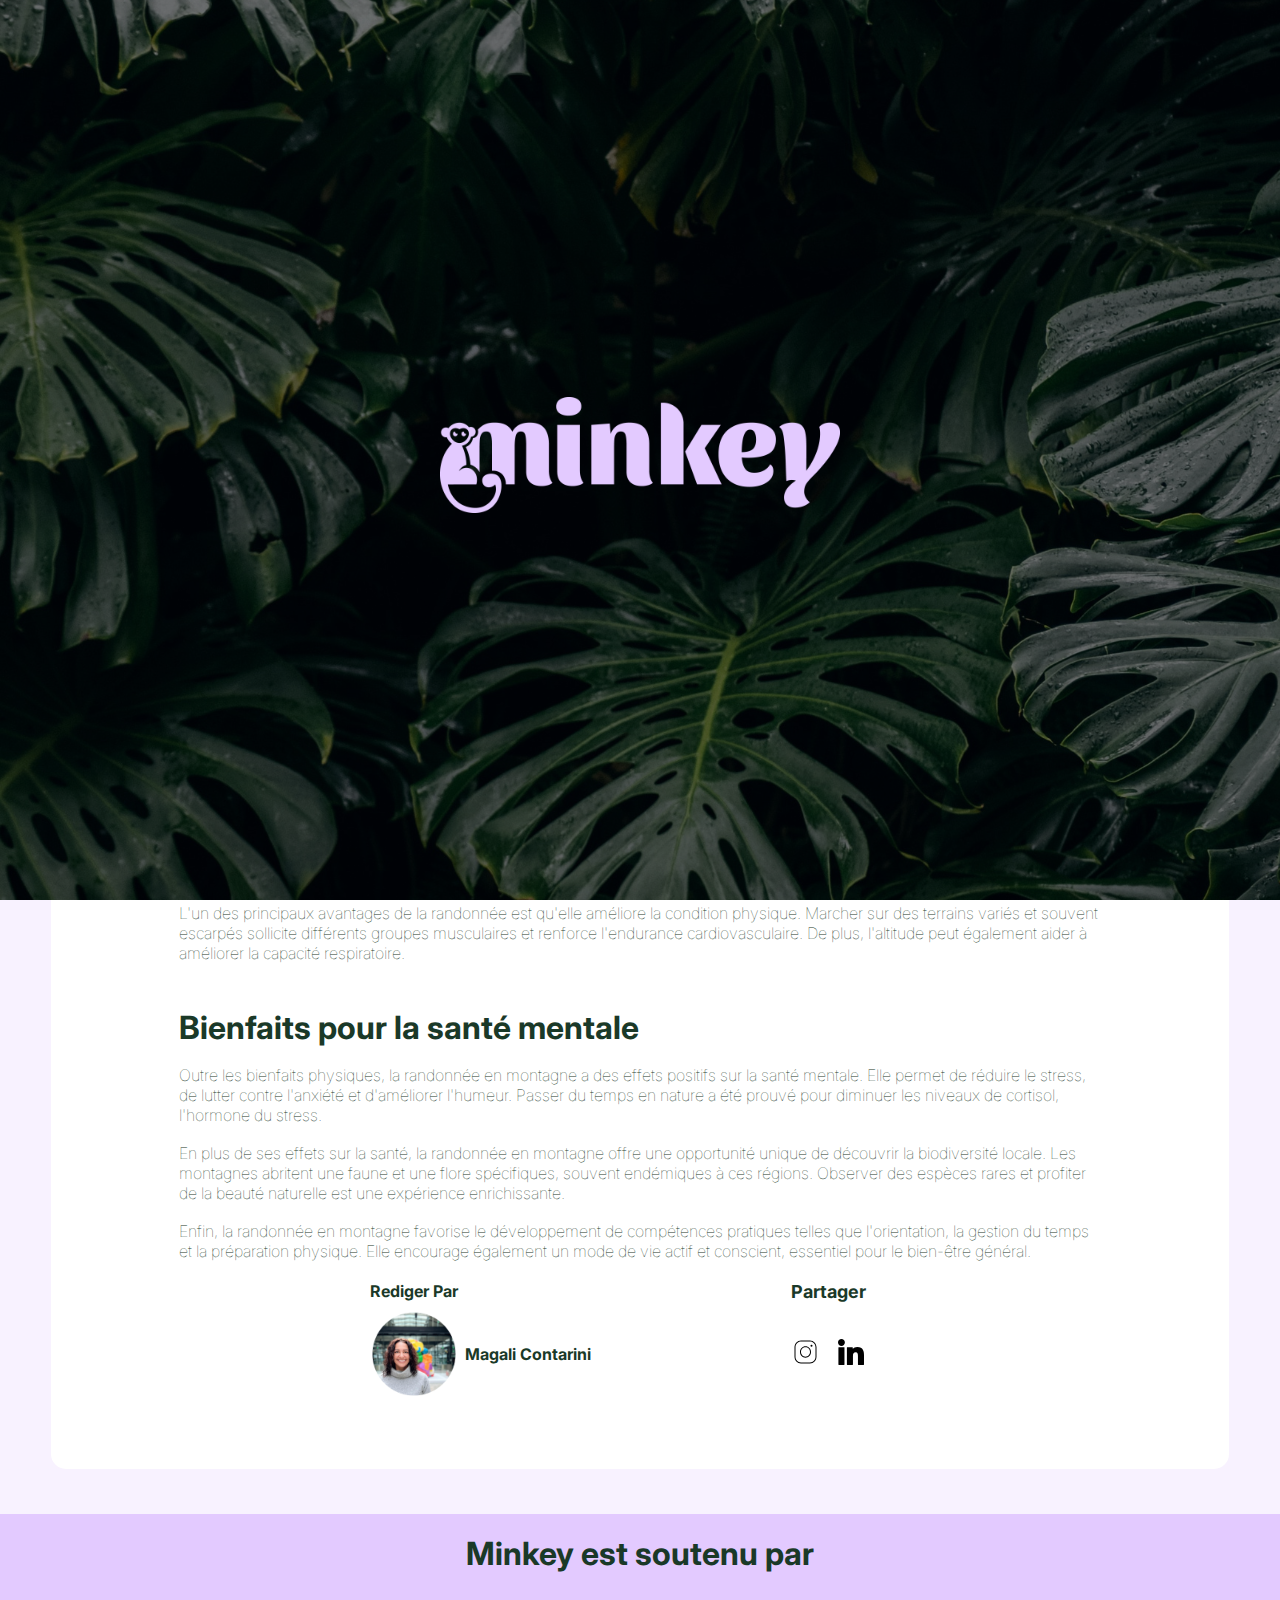
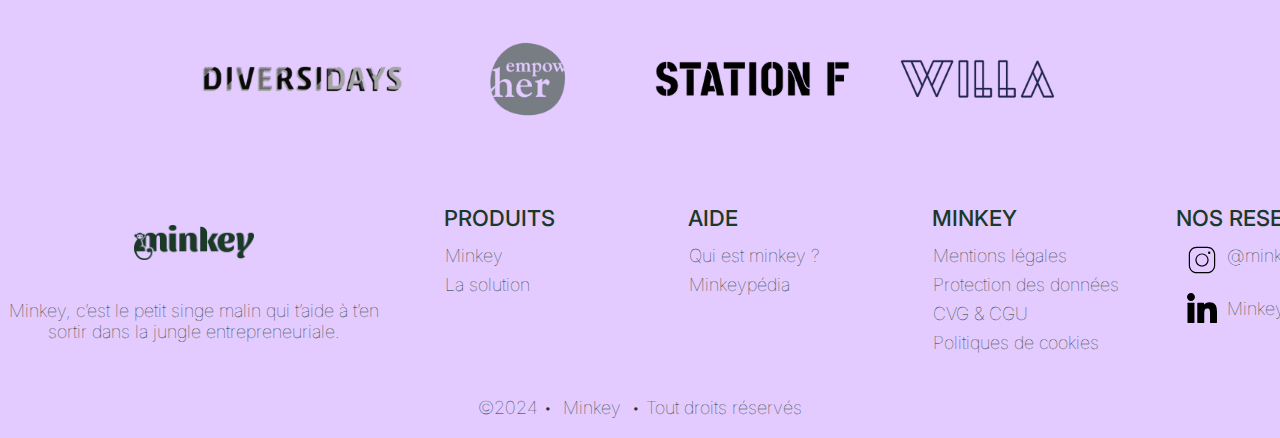
<file: Articles/creation-d-entreprise.html>
<!DOCTYPE html>
<html lang="en">
<head>
    <meta charset="UTF-8">
    <meta name="viewport" content="width=device-width, initial-scale=1.0">
    <link rel="icon" href="Images/Disign-Minkey.png">
    <link rel="stylesheet" href="..\styles\styles.css">
    <title>Creation de son entreprise</title>
</head>
<body>
    <!-- Loading page-->

    <div id="loader">
        <img class="loadingMinkey" src="..\Images/Logo-Minkey-pink-RVB.png" alt="logo">
    </div>
    
    <script>
        document.addEventListener("DOMContentLoaded", function() {
        // Afficher la page de chargement
        document.getElementById("loader").style.display = "flex";
    
        // Cacher la page de chargement après 3 secondes
        setTimeout(function() {
            document.getElementById("loader").style.display = "none";
        }, 6000);
        });
    
            
    </script>
    
    
    <!-- Navbar -->
    <nav class = 'Navbar'>
        <ul class="Sidebar">
            <li class="HideSidebar" onclick="HideSidebar()"><a href="#"><svg xmlns="http://www.w3.org/2000/svg" height="40px" viewBox="0 -960 960 960" width="40px" fill="#e8eaed"><path d="m256-200-56-56 224-224-224-224 56-56 224 224 224-224 56 56-224 224 224 224-56 56-224-224-224 224Z"/></svg></a></li> <br> <br>
            <li class="Nav-List1"><a class="links" href="..\Pages\solution.html">Solution</a></li> <br>
            <li class="Nav-List1"><a class="links" href="..\Pages\Minkey.html">Minkey</a></li> <br>
            <li class="Nav-List1"><a class="links" href="..\Pages\blog.html">Le blog</a></li> <br>
            <li class="Nav-List1"><a class="links" href="..\Pages\Partenaire.html">Partenaires</a></li> <br>
        </ul>
        <ul class="Nav-container">
            <li class="list-image"><a href="..\index.html"><img class="HomeImage" src="..\Images\Logo-Minkey-Green-RVB.png" alt="HomeImage"></a></li>
            <li class="Nav-List"><a class="links" href="..\Pages\solution.html">Solution</a></li>
            <li class="Nav-List"><a class="links" href="..\Pages\Minkey.html">Minkey</a></li>
            <li class="Nav-List"><a class="links" href="..\Pages\blog.html">Le blog</a></li>
            <li class="Nav-List"><a class="links" href="..\Pages\Partenaire.html">Partenaires</a></li>
            <li class="icon" onclick="ShowSidebar()"><a href="#"><svg xmlns="http://www.w3.org/2000/svg" height="40px" viewBox="0 -960 960 960" width="40px" fill="#e8eaed"><path d="M120-240v-80h720v80H120Zm0-200v-80h720v80H120Zm0-200v-80h720v80H120Z"/></svg></a></li>
        </ul>
        <a class="buttonProfile" href="https://my.minkey.fr"><img class="profile" src="..\Images\Profile.png" alt="profile"></a>
            
        <a class="ButtonContact" href="contact.html">Contact</a>
    </nav>
    
    <script>
        function ShowSidebar() {
            const Sidebar = document.querySelector('.Sidebar')
            Sidebar.style.display = 'flex'
        }
        function HideSidebar() {
            const Sidebar = document.querySelector('.Sidebar')
            Sidebar.style.display = 'none'
        }
    </script>

    <div class="FirstVisual">
        <img class="Visuel-Article" src="..\Images\Fond-jungle.png" alt="Visuel-Article">
        <div class="Visual-title">Business Plan toute les infos clés</div>
    </div>
    <div class="all-content">
        <div class="Main-content">
            <h1 class="Article-title">Business plan : que doit-il impérativement contenir et comment le réussir ?</h1>
            <div class="details"></div>
                <span class="Etiquette">Création d'entreprise</span>
                <span class="Creation"> Minkey 13-05-2024</span>
                <div class="corps-texte">
                    <article>
                        <p>
                            La randonnée en montagne est une activité de plein air qui offre de nombreux bienfaits pour la santé physique et mentale. En plus d'être une excellente forme d'exercice, elle permet de se reconnecter avec la nature et de profiter de paysages à couper le souffle.
                        </p>
                        <p>
                            L'un des principaux avantages de la randonnée est qu'elle améliore la condition physique. Marcher sur des terrains variés et souvent escarpés sollicite différents groupes musculaires et renforce l'endurance cardiovasculaire. De plus, l'altitude peut également aider à améliorer la capacité respiratoire.
                        </p>
                        <h2>
                            Bienfaits pour la santé mentale
                        </h2>
                        <p>
                            Outre les bienfaits physiques, la randonnée en montagne a des effets positifs sur la santé mentale. Elle permet de réduire le stress, de lutter contre l'anxiété et d'améliorer l'humeur. Passer du temps en nature a été prouvé pour diminuer les niveaux de cortisol, l'hormone du stress.
                        </p>
                        <p>
                            En plus de ses effets sur la santé, la randonnée en montagne offre une opportunité unique de découvrir la biodiversité locale. Les montagnes abritent une faune et une flore spécifiques, souvent endémiques à ces régions. Observer des espèces rares et profiter de la beauté naturelle est une expérience enrichissante.
                        </p>
                        <p>
                            Enfin, la randonnée en montagne favorise le développement de compétences pratiques telles que l'orientation, la gestion du temps et la préparation physique. Elle encourage également un mode de vie actif et conscient, essentiel pour le bien-être général.
                        </p>
                    </article>
                </div>
                

            <div class="Article-description">
                <div class="Redactedby">
                    <p class="redact-text">Rediger Par</p>
                    <div class="content-redact">
                        <img class="Redactedby-image" src="..\Images\Magali.png" alt="Redactedby-image">
                        <span class="Redactedby-name">Magali Contarini</span>
                    </div>

                </div>

                <div class="Share">
                    <p class="Share-text">Partager</p>
                    <div class="content-share">
                        <a href="https://instagram.com"target="_blank"><img class="Share-image Inst-IMG" src="..\Images\icons\instagram.svg" alt="instagram"></a>
                        <a href="https://www.linkedin.com/shareArticle?mini=true&url=https://minkey.fr/&title=Minkey" target="_blank"><img class="Share-image Linkedin-IMG" src="..\Images\icons\linkedin.svg" alt="linkedin"></a>
                    </div>  
            </div>
            </div>
        </div>
    
    </div>
    
    <!-- Footer -->
    <footer>
        <div class="CatchTextFooter">
            <h2>Minkey est soutenu par </h2>
        </div>
        <div class="logo-incub">
            <a href="https://diversidays.com/" target="_blank"><img src="..\Images/Diversidays.png" alt="Images Incubateurs"></a>
            <a href="https://empow-her.com/" target="_blank"><img src="..\Images/Empowher.png" alt="Images Incubateurs"></a>
            <a href="https://stationf.co/" target="_blank"><img src="..\Images/StationF.png" alt="Images Incubateurs"></a>
            <a href="https://hellowilla.co/" target="_blank"><img src="..\Images/willa.png" alt="Images Incubateurs"></a>
        </div>

        <div class="content-footer">
            <div class="brand">
                <a href="index.html"><img class="brand-logo" src="..\Images\Logo-Minkey-Green-RVB.png" alt="Logo Minkey"></a>
                <p class="brand-text">Minkey, c’est le petit singe malin qui t’aide à t’en sortir dans la jungle entrepreneuriale.</p>
    
            </div>
            <div class="bloc footer-produits">
                <h3 class="title">produits</p>
                <ul class="list-produits">
                    <li><a href="#">Minkey</a></li>
                    <li><a href="#">La solution</a></li> 
                </ul>
            </div>
            <div class="bloc footer-aide">
                <h3 class="title">aide</p>
                <ul class="list-aide">
                    <li><a href="#">Qui est minkey ?</a></li>
                    <li><a href="#">Minkeypédia</a></li>
                </ul>
            </div>
            <div class="bloc footer-minkey">
                <h3 class="title">Minkey</p>
                <ul class="list-minkey">
                    <li><a href="#">Mentions légales</a></li>
                    <li><a href="#">Protection des données</a></li>
                    <li><a href="#">CVG & CGU</a></li>
                    <li><a href="#">Politiques de cookies</a></li>
                </ul>
            </div>
            <div class="bloc footer-reseaux">
                <h3 class="title">Nos reseaux</p>
                <ul class="list-reseaux">
                    <li><a id="InstagramText" class="Instagram" href="https://www.instagram.com/minkey.fr/" target="_blank"><img class="Reseaux" id="InstagramIMG" src="..\Images\icons\instagram.svg" alt="Icones reseaux sociaux">@minkey</a></li>
                    <li><a id="LinkedinText"  class="linkedin" href="https://www.linkedin.com/company/minkey-fr/" target="_blank"><img class="Reseaux" id="LinkedinIMG" src="..\Images\icons\linkedin.svg" alt="Icones reseaux sociaux">Minkey</a></li>
                </ul>
            </div>
            
        </div>
        <p class="copy">&copy;2024 &#x2022; <a href="#"> &nbsp Minkey &nbsp </a> &#x2022; Tout droits réservés</p>
    </footer>
</body>

</html>
</file>
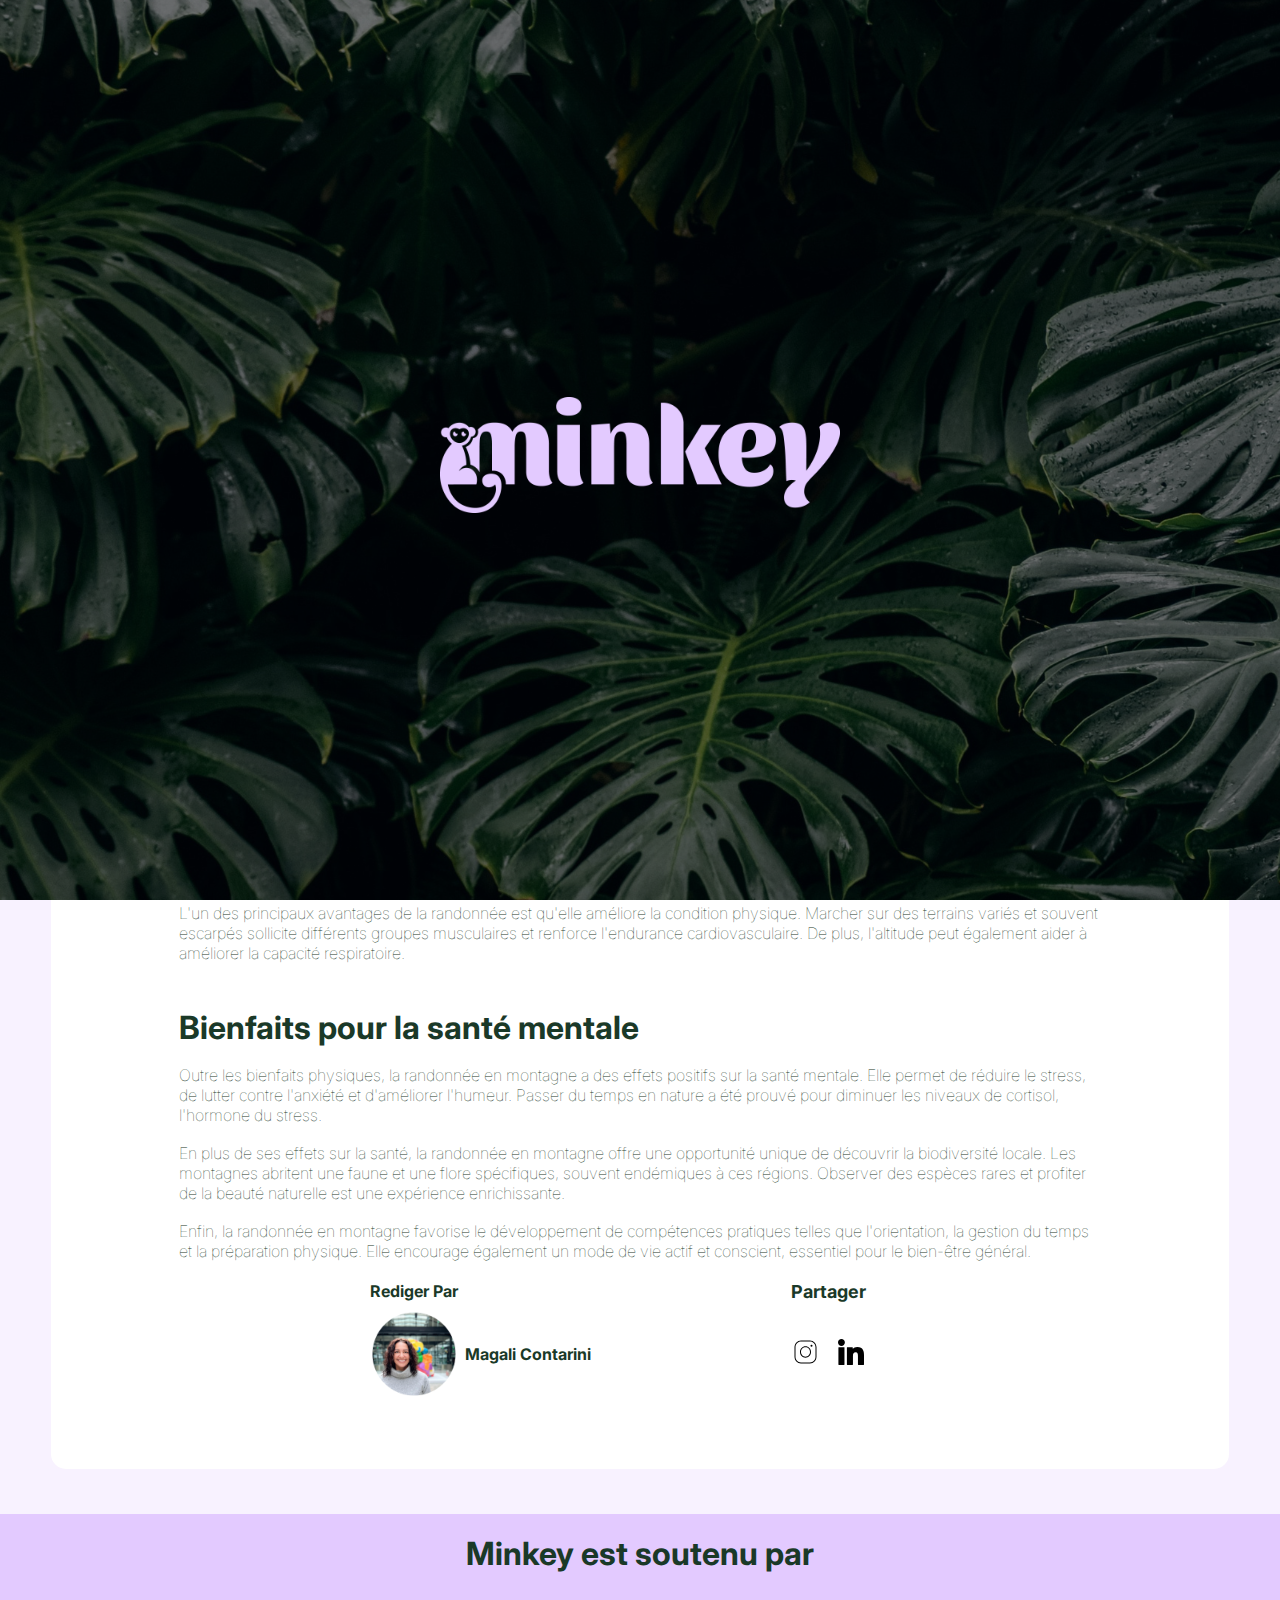
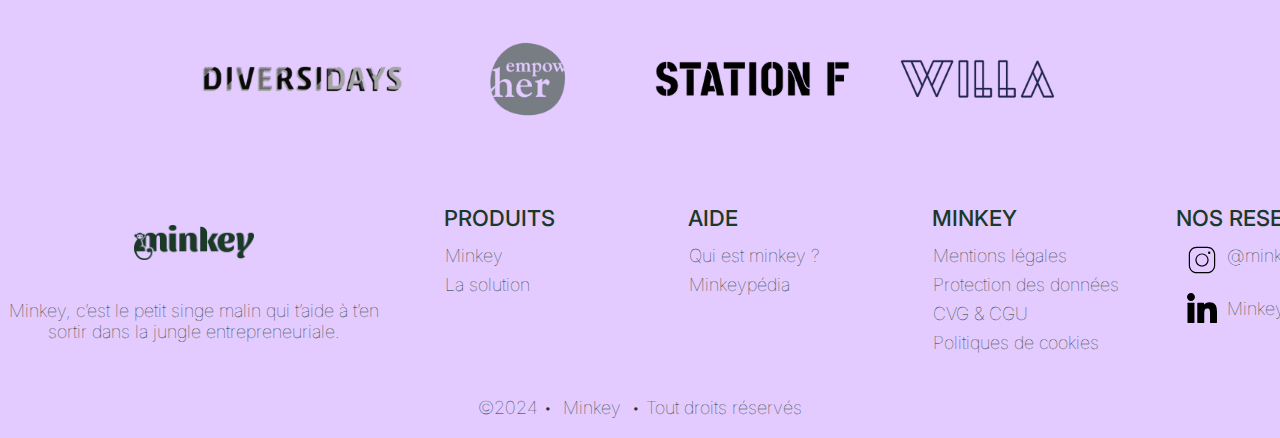
<file: Articles/s-entourer-en-entrepreneuriat.html>
<!DOCTYPE html>
<html lang="en">
<head>
    <meta charset="UTF-8">
    <meta name="viewport" content="width=device-width, initial-scale=1.0">
    <link rel="icon" href="Images/Disign-Minkey.png">
    <link rel="stylesheet" href="..\styles\styles.css">
    <title>S'entourer en entrepreneuriat</title>
</head>
<body>
    <!-- Loading page-->

    <div id="loader">
        <img class="loadingMinkey" src="..\Images/Logo-Minkey-pink-RVB.png" alt="logo">
    </div>
    
    <script>
        document.addEventListener("DOMContentLoaded", function() {
        // Afficher la page de chargement
        document.getElementById("loader").style.display = "flex";
    
        // Cacher la page de chargement après 3 secondes
        setTimeout(function() {
            document.getElementById("loader").style.display = "none";
        }, 6000);
        });
    
            
    </script>
    
    
    <!-- Navbar -->
    <nav class = 'Navbar'>
        <ul class="Sidebar">
            <li class="HideSidebar" onclick="HideSidebar()"><a href="#"><svg xmlns="http://www.w3.org/2000/svg" height="40px" viewBox="0 -960 960 960" width="40px" fill="#e8eaed"><path d="m256-200-56-56 224-224-224-224 56-56 224 224 224-224 56 56-224 224 224 224-56 56-224-224-224 224Z"/></svg></a></li> <br> <br>
            <li class="Nav-List1"><a class="links" href="..\Pages\solution.html">Solution</a></li> <br>
            <li class="Nav-List1"><a class="links" href="..\Pages\Minkey.html">Minkey</a></li> <br>
            <li class="Nav-List1"><a class="links" href="..\Pages\blog.html">Le blog</a></li> <br>
            <li class="Nav-List1"><a class="links" href="..\Pages\Partenaire.html">Partenaires</a></li> <br>
        </ul>
        <ul class="Nav-container">
            <li class="list-image"><a href="..\index.html"><img class="HomeImage" src="..\Images\Logo-Minkey-Green-RVB.png" alt="HomeImage"></a></li>
            <li class="Nav-List"><a class="links" href="..\Pages\solution.html">Solution</a></li>
            <li class="Nav-List"><a class="links" href="..\Pages\Minkey.html">Minkey</a></li>
            <li class="Nav-List"><a class="links" href="..\Pages\blog.html">Le blog</a></li>
            <li class="Nav-List"><a class="links" href="..\Pages\Partenaire.html">Partenaires</a></li>
            <li class="icon" onclick="ShowSidebar()"><a href="#"><svg xmlns="http://www.w3.org/2000/svg" height="40px" viewBox="0 -960 960 960" width="40px" fill="#e8eaed"><path d="M120-240v-80h720v80H120Zm0-200v-80h720v80H120Zm0-200v-80h720v80H120Z"/></svg></a></li>
        </ul>
        <a class="buttonProfile" href="https://my.minkey.fr"><img class="profile" src="..\Images\Profile.png" alt="profile"></a>
            
        <a class="ButtonContact" href="contact.html">Contact</a>
    </nav>
    
    <script>
        function ShowSidebar() {
            const Sidebar = document.querySelector('.Sidebar')
            Sidebar.style.display = 'flex'
        }
        function HideSidebar() {
            const Sidebar = document.querySelector('.Sidebar')
            Sidebar.style.display = 'none'
        }
    </script>

    <div class="FirstVisual">
        <img class="Visuel-Article" src="..\Images\Fond-jungle.png" alt="Visuel-Article">
        <div class="Visual-title">Business Plan toute les infos clés</div>
    </div>
    <div class="all-content">
        <div class="Main-content">
            <h1 class="Article-title">Business plan : que doit-il impérativement contenir et comment le réussir ?</h1>
            <div class="details"></div>
                <span class="Etiquette">Création d'entreprise</span>
                <span class="Creation"> Minkey 13-05-2024</span>
                <div class="corps-texte">
                    <article>
                        <p>
                            La randonnée en montagne est une activité de plein air qui offre de nombreux bienfaits pour la santé physique et mentale. En plus d'être une excellente forme d'exercice, elle permet de se reconnecter avec la nature et de profiter de paysages à couper le souffle.
                        </p>
                        <p>
                            L'un des principaux avantages de la randonnée est qu'elle améliore la condition physique. Marcher sur des terrains variés et souvent escarpés sollicite différents groupes musculaires et renforce l'endurance cardiovasculaire. De plus, l'altitude peut également aider à améliorer la capacité respiratoire.
                        </p>
                        <h2>
                            Bienfaits pour la santé mentale
                        </h2>
                        <p>
                            Outre les bienfaits physiques, la randonnée en montagne a des effets positifs sur la santé mentale. Elle permet de réduire le stress, de lutter contre l'anxiété et d'améliorer l'humeur. Passer du temps en nature a été prouvé pour diminuer les niveaux de cortisol, l'hormone du stress.
                        </p>
                        <p>
                            En plus de ses effets sur la santé, la randonnée en montagne offre une opportunité unique de découvrir la biodiversité locale. Les montagnes abritent une faune et une flore spécifiques, souvent endémiques à ces régions. Observer des espèces rares et profiter de la beauté naturelle est une expérience enrichissante.
                        </p>
                        <p>
                            Enfin, la randonnée en montagne favorise le développement de compétences pratiques telles que l'orientation, la gestion du temps et la préparation physique. Elle encourage également un mode de vie actif et conscient, essentiel pour le bien-être général.
                        </p>
                    </article>
                </div>
                

            <div class="Article-description">
                <div class="Redactedby">
                    <p class="redact-text">Rediger Par</p>
                    <div class="content-redact">
                        <img class="Redactedby-image" src="..\Images\Magali.png" alt="Redactedby-image">
                        <span class="Redactedby-name">Magali Contarini</span>
                    </div>

                </div>

                <div class="Share">
                    <p class="Share-text">Partager</p>
                    <div class="content-share">
                        <a href="https://instagram.com"target="_blank"><img class="Share-image Inst-IMG" src="..\Images\icons\instagram.svg" alt="instagram"></a>
                        <a href="https://www.linkedin.com/shareArticle?mini=true&url=https://minkey.fr/&title=Minkey" target="_blank"><img class="Share-image Linkedin-IMG" src="..\Images\icons\linkedin.svg" alt="linkedin"></a>
                    </div>  
            </div>
            </div>
        </div>
    
    </div>
    
    <!-- Footer -->
    <footer>
        <div class="CatchTextFooter">
            <h2>Minkey est soutenu par </h2>
        </div>
        <div class="logo-incub">
            <a href="https://diversidays.com/" target="_blank"><img src="..\Images/Diversidays.png" alt="Images Incubateurs"></a>
            <a href="https://empow-her.com/" target="_blank"><img src="..\Images/Empowher.png" alt="Images Incubateurs"></a>
            <a href="https://stationf.co/" target="_blank"><img src="..\Images/StationF.png" alt="Images Incubateurs"></a>
            <a href="https://hellowilla.co/" target="_blank"><img src="..\Images/willa.png" alt="Images Incubateurs"></a>
        </div>

        <div class="content-footer">
            <div class="brand">
                <a href="index.html"><img class="brand-logo" src="..\Images\Logo-Minkey-Green-RVB.png" alt="Logo Minkey"></a>
                <p class="brand-text">Minkey, c’est le petit singe malin qui t’aide à t’en sortir dans la jungle entrepreneuriale.</p>
    
            </div>
            <div class="bloc footer-produits">
                <h3 class="title">produits</p>
                <ul class="list-produits">
                    <li><a href="#">Minkey</a></li>
                    <li><a href="#">La solution</a></li> 
                </ul>
            </div>
            <div class="bloc footer-aide">
                <h3 class="title">aide</p>
                <ul class="list-aide">
                    <li><a href="#">Qui est minkey ?</a></li>
                    <li><a href="#">Minkeypédia</a></li>
                </ul>
            </div>
            <div class="bloc footer-minkey">
                <h3 class="title">Minkey</p>
                <ul class="list-minkey">
                    <li><a href="#">Mentions légales</a></li>
                    <li><a href="#">Protection des données</a></li>
                    <li><a href="#">CVG & CGU</a></li>
                    <li><a href="#">Politiques de cookies</a></li>
                </ul>
            </div>
            <div class="bloc footer-reseaux">
                <h3 class="title">Nos reseaux</p>
                <ul class="list-reseaux">
                    <li><a id="InstagramText" class="Instagram" href="https://www.instagram.com/minkey.fr/" target="_blank"><img class="Reseaux" id="InstagramIMG" src="..\Images\icons\instagram.svg" alt="Icones reseaux sociaux">@minkey</a></li>
                    <li><a id="LinkedinText"  class="linkedin" href="https://www.linkedin.com/company/minkey-fr/" target="_blank"><img class="Reseaux" id="LinkedinIMG" src="..\Images\icons\linkedin.svg" alt="Icones reseaux sociaux">Minkey</a></li>
                </ul>
            </div>
            
        </div>
        <p class="copy">&copy;2024 &#x2022; <a href="#"> &nbsp Minkey &nbsp </a> &#x2022; Tout droits réservés</p>
    </footer>
</body>

</html>
</file>
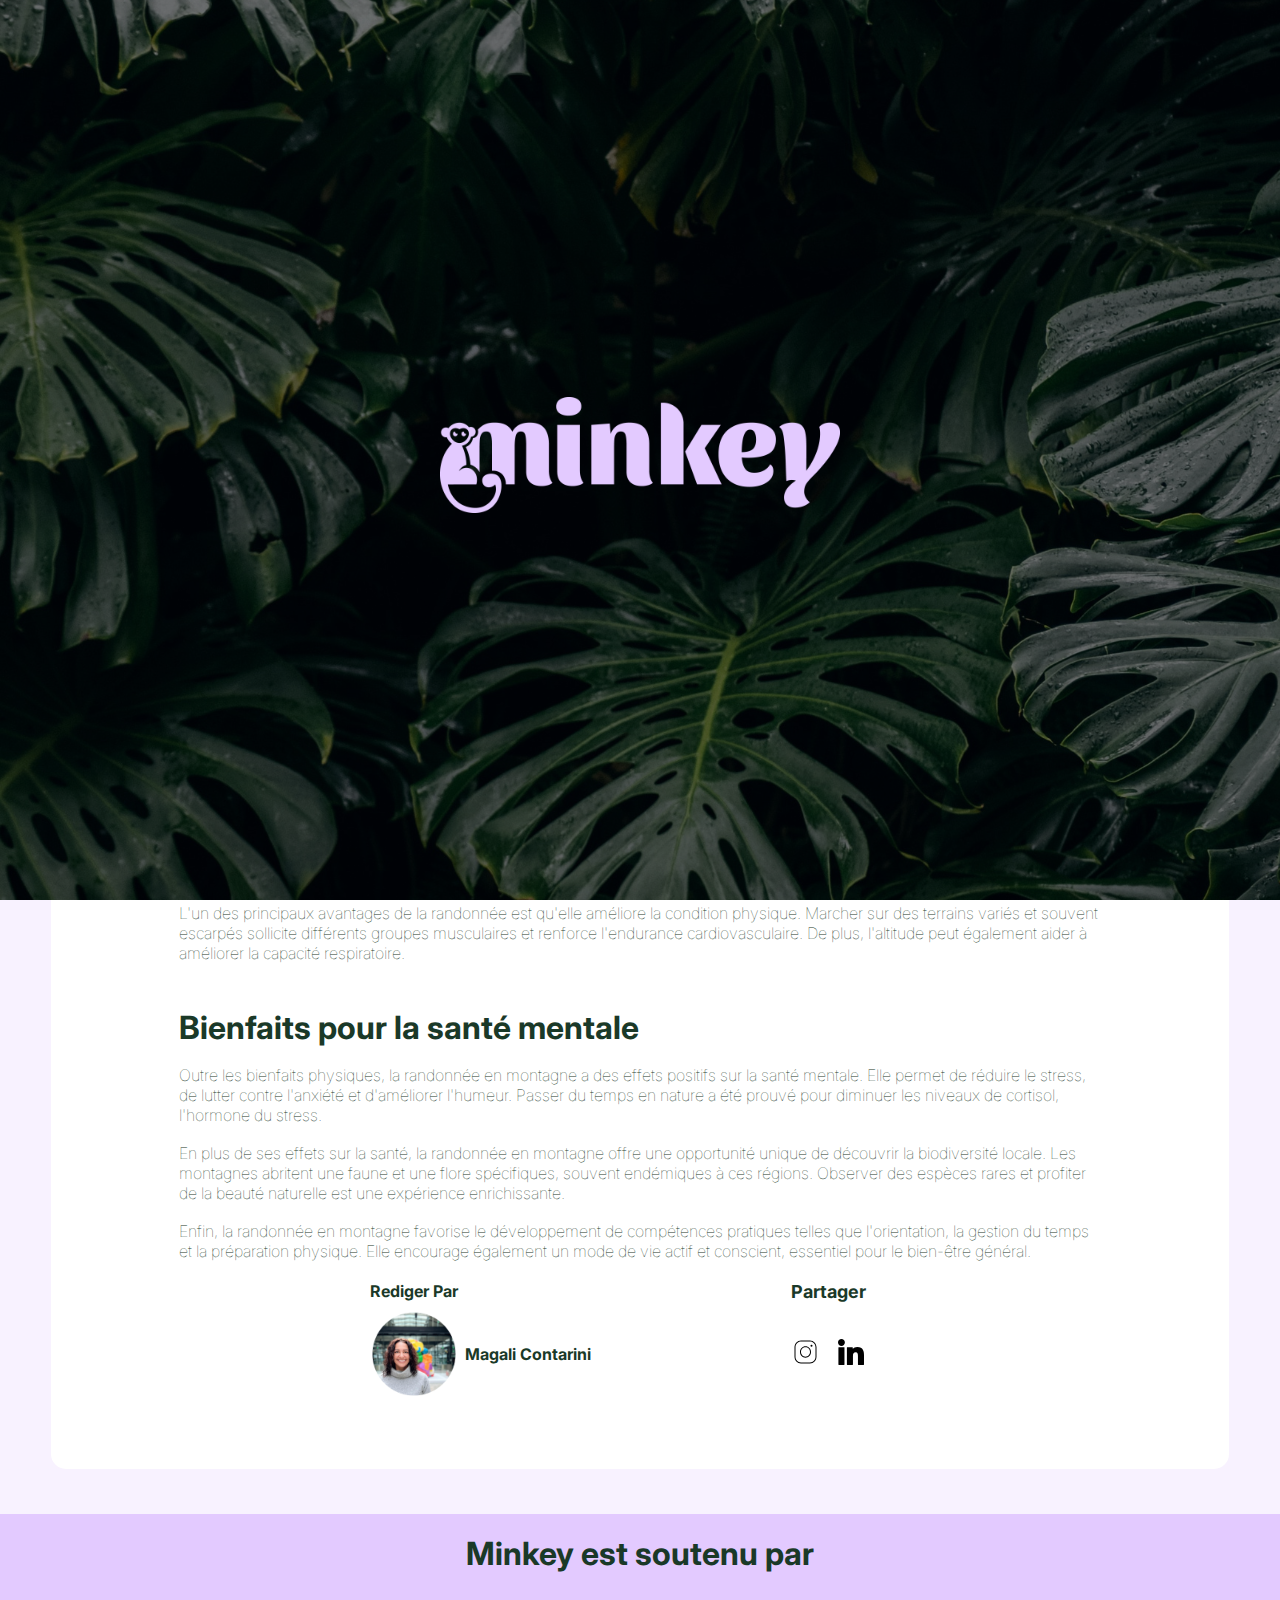
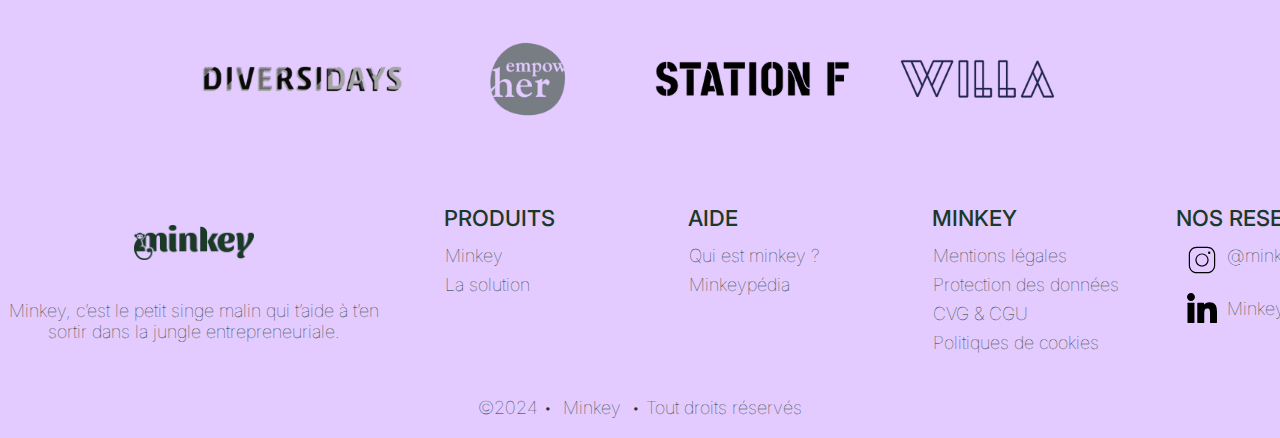
<file: Articles/types-de-pitch.html>
<!DOCTYPE html>
<html lang="fr">
<head>
    <meta charset="UTF-8">
    <meta name="viewport" content="width=device-width, initial-scale=1.0">
    <link rel="icon" href="Images/Disign-Minkey.png">
    <link rel="stylesheet" href="..\styles\styles.css">
    <title>types de spitch</title>
</head>
<body>
    <!-- Loading page-->

    <div id="loader">
        <img class="loadingMinkey" src="..\Images/Logo-Minkey-pink-RVB.png" alt="logo">
    </div>
    
    <script>
        document.addEventListener("DOMContentLoaded", function() {
        // Afficher la page de chargement
        document.getElementById("loader").style.display = "flex";
    
        // Cacher la page de chargement après 3 secondes
        setTimeout(function() {
            document.getElementById("loader").style.display = "none";
        }, 6000);
        });
    
            
    </script>
    
    
    <!-- Navbar -->
    <nav class = 'Navbar'>
        <ul class="Sidebar">
            <li class="HideSidebar" onclick="HideSidebar()"><a href="#"><svg xmlns="http://www.w3.org/2000/svg" height="40px" viewBox="0 -960 960 960" width="40px" fill="#e8eaed"><path d="m256-200-56-56 224-224-224-224 56-56 224 224 224-224 56 56-224 224 224 224-56 56-224-224-224 224Z"/></svg></a></li> <br> <br>
            <li class="Nav-List1"><a class="links" href="..\Pages\solution.html">Solution</a></li> <br>
            <li class="Nav-List1"><a class="links" href="..\Pages\Minkey.html">Minkey</a></li> <br>
            <li class="Nav-List1"><a class="links" href="..\Pages\blog.html">Le blog</a></li> <br>
            <li class="Nav-List1"><a class="links" href="..\Pages\Partenaire.html">Partenaires</a></li> <br>
        </ul>
        <ul class="Nav-container">
            <li class="list-image"><a href="..\index.html"><img class="HomeImage" src="..\Images\Logo-Minkey-Green-RVB.png" alt="HomeImage"></a></li>
            <li class="Nav-List"><a class="links" href="..\Pages\solution.html">Solution</a></li>
            <li class="Nav-List"><a class="links" href="..\Pages\Minkey.html">Minkey</a></li>
            <li class="Nav-List"><a class="links" href="..\Pages\blog.html">Le blog</a></li>
            <li class="Nav-List"><a class="links" href="..\Pages\Partenaire.html">Partenaires</a></li>
            <li class="icon" onclick="ShowSidebar()"><a href="#"><svg xmlns="http://www.w3.org/2000/svg" height="40px" viewBox="0 -960 960 960" width="40px" fill="#e8eaed"><path d="M120-240v-80h720v80H120Zm0-200v-80h720v80H120Zm0-200v-80h720v80H120Z"/></svg></a></li>
        </ul>
        <a class="buttonProfile" href="https://my.minkey.fr"><img class="profile" src="..\Images\Profile.png" alt="profile"></a>
            
        <a class="ButtonContact" href="contact.html">Contact</a>
    </nav>
    
    <script>
        function ShowSidebar() {
            const Sidebar = document.querySelector('.Sidebar')
            Sidebar.style.display = 'flex'
        }
        function HideSidebar() {
            const Sidebar = document.querySelector('.Sidebar')
            Sidebar.style.display = 'none'
        }
    </script>

    <div class="FirstVisual">
        <img class="Visuel-Article" src="..\Images\Fond-jungle.png" alt="Visuel-Article">
        <div class="Visual-title">Business Plan toute les infos clés</div>
    </div>
    <div class="all-content">
        <div class="Main-content">
            <h1 class="Article-title">Business plan : que doit-il impérativement contenir et comment le réussir ?</h1>
            <div class="details"></div>
                <span class="Etiquette">Business</span>
                <span class="Creation"> Minkey 13-05-2024</span>
                <div class="corps-texte">
                    <article>
                        <p>
                            La randonnée en montagne est une activité de plein air qui offre de nombreux bienfaits pour la santé physique et mentale. En plus d'être une excellente forme d'exercice, elle permet de se reconnecter avec la nature et de profiter de paysages à couper le souffle.
                        </p>
                        <p>
                            L'un des principaux avantages de la randonnée est qu'elle améliore la condition physique. Marcher sur des terrains variés et souvent escarpés sollicite différents groupes musculaires et renforce l'endurance cardiovasculaire. De plus, l'altitude peut également aider à améliorer la capacité respiratoire.
                        </p>
                        <h2>
                            Bienfaits pour la santé mentale
                        </h2>
                        <p>
                            Outre les bienfaits physiques, la randonnée en montagne a des effets positifs sur la santé mentale. Elle permet de réduire le stress, de lutter contre l'anxiété et d'améliorer l'humeur. Passer du temps en nature a été prouvé pour diminuer les niveaux de cortisol, l'hormone du stress.
                        </p>
                        <p>
                            En plus de ses effets sur la santé, la randonnée en montagne offre une opportunité unique de découvrir la biodiversité locale. Les montagnes abritent une faune et une flore spécifiques, souvent endémiques à ces régions. Observer des espèces rares et profiter de la beauté naturelle est une expérience enrichissante.
                        </p>
                        <p>
                            Enfin, la randonnée en montagne favorise le développement de compétences pratiques telles que l'orientation, la gestion du temps et la préparation physique. Elle encourage également un mode de vie actif et conscient, essentiel pour le bien-être général.
                        </p>
                    </article>
                </div>
                

            <div class="Article-description">
                <div class="Redactedby">
                    <p class="redact-text">Rediger Par</p>
                    <div class="content-redact">
                        <img class="Redactedby-image" src="..\Images\Magali.png" alt="Redactedby-image">
                        <span class="Redactedby-name">Magali Contarini</span>
                    </div>

                </div>

                <div class="Share">
                    <p class="Share-text">Partager</p>
                    <div class="content-share">
                        <a href="https://instagram.com"target="_blank"><img class="Share-image Inst-IMG" src="..\Images\icons\instagram.svg" alt="instagram"></a>
                        <a href="https://www.linkedin.com/shareArticle?mini=true&url=https://minkey.fr/&title=Minkey" target="_blank"><img class="Share-image Linkedin-IMG" src="..\Images\icons\linkedin.svg" alt="linkedin"></a>
                    </div>  
            </div>
            </div>
        </div>
    
    </div>
    
    <!-- Footer -->
    <footer>
        <div class="CatchTextFooter">
            <h2>Minkey est soutenu par </h2>
        </div>
        <div class="logo-incub">
            <a href="https://diversidays.com/" target="_blank"><img src="..\Images/Diversidays.png" alt="Images Incubateurs"></a>
            <a href="https://empow-her.com/" target="_blank"><img src="..\Images/Empowher.png" alt="Images Incubateurs"></a>
            <a href="https://stationf.co/" target="_blank"><img src="..\Images/StationF.png" alt="Images Incubateurs"></a>
            <a href="https://hellowilla.co/" target="_blank"><img src="..\Images/willa.png" alt="Images Incubateurs"></a>
        </div>

        <div class="content-footer">
            <div class="brand">
                <a href="index.html"><img class="brand-logo" src="..\Images\Logo-Minkey-Green-RVB.png" alt="Logo Minkey"></a>
                <p class="brand-text">Minkey, c’est le petit singe malin qui t’aide à t’en sortir dans la jungle entrepreneuriale.</p>
    
            </div>
            <div class="bloc footer-produits">
                <h3 class="title">produits</p>
                <ul class="list-produits">
                    <li><a href="#">Minkey</a></li>
                    <li><a href="#">La solution</a></li> 
                </ul>
            </div>
            <div class="bloc footer-aide">
                <h3 class="title">aide</p>
                <ul class="list-aide">
                    <li><a href="#">Qui est minkey ?</a></li>
                    <li><a href="#">Minkeypédia</a></li>
                </ul>
            </div>
            <div class="bloc footer-minkey">
                <h3 class="title">Minkey</p>
                <ul class="list-minkey">
                    <li><a href="#">Mentions légales</a></li>
                    <li><a href="#">Protection des données</a></li>
                    <li><a href="#">CVG & CGU</a></li>
                    <li><a href="#">Politiques de cookies</a></li>
                </ul>
            </div>
            <div class="bloc footer-reseaux">
                <h3 class="title">Nos reseaux</p>
                <ul class="list-reseaux">
                    <li><a id="InstagramText" class="Instagram" href="https://www.instagram.com/minkey.fr/" target="_blank"><img class="Reseaux" id="InstagramIMG" src="..\Images\icons\instagram.svg" alt="Icones reseaux sociaux">@minkey</a></li>
                    <li><a id="LinkedinText"  class="linkedin" href="https://www.linkedin.com/company/minkey-fr/" target="_blank"><img class="Reseaux" id="LinkedinIMG" src="..\Images\icons\linkedin.svg" alt="Icones reseaux sociaux">Minkey</a></li>
                </ul>
            </div>
            
        </div>
        <p class="copy">&copy;2024 &#x2022; <a href="#"> &nbsp Minkey &nbsp </a> &#x2022; Tout droits réservés</p>
    </footer>
</body>

</html>
</file>
